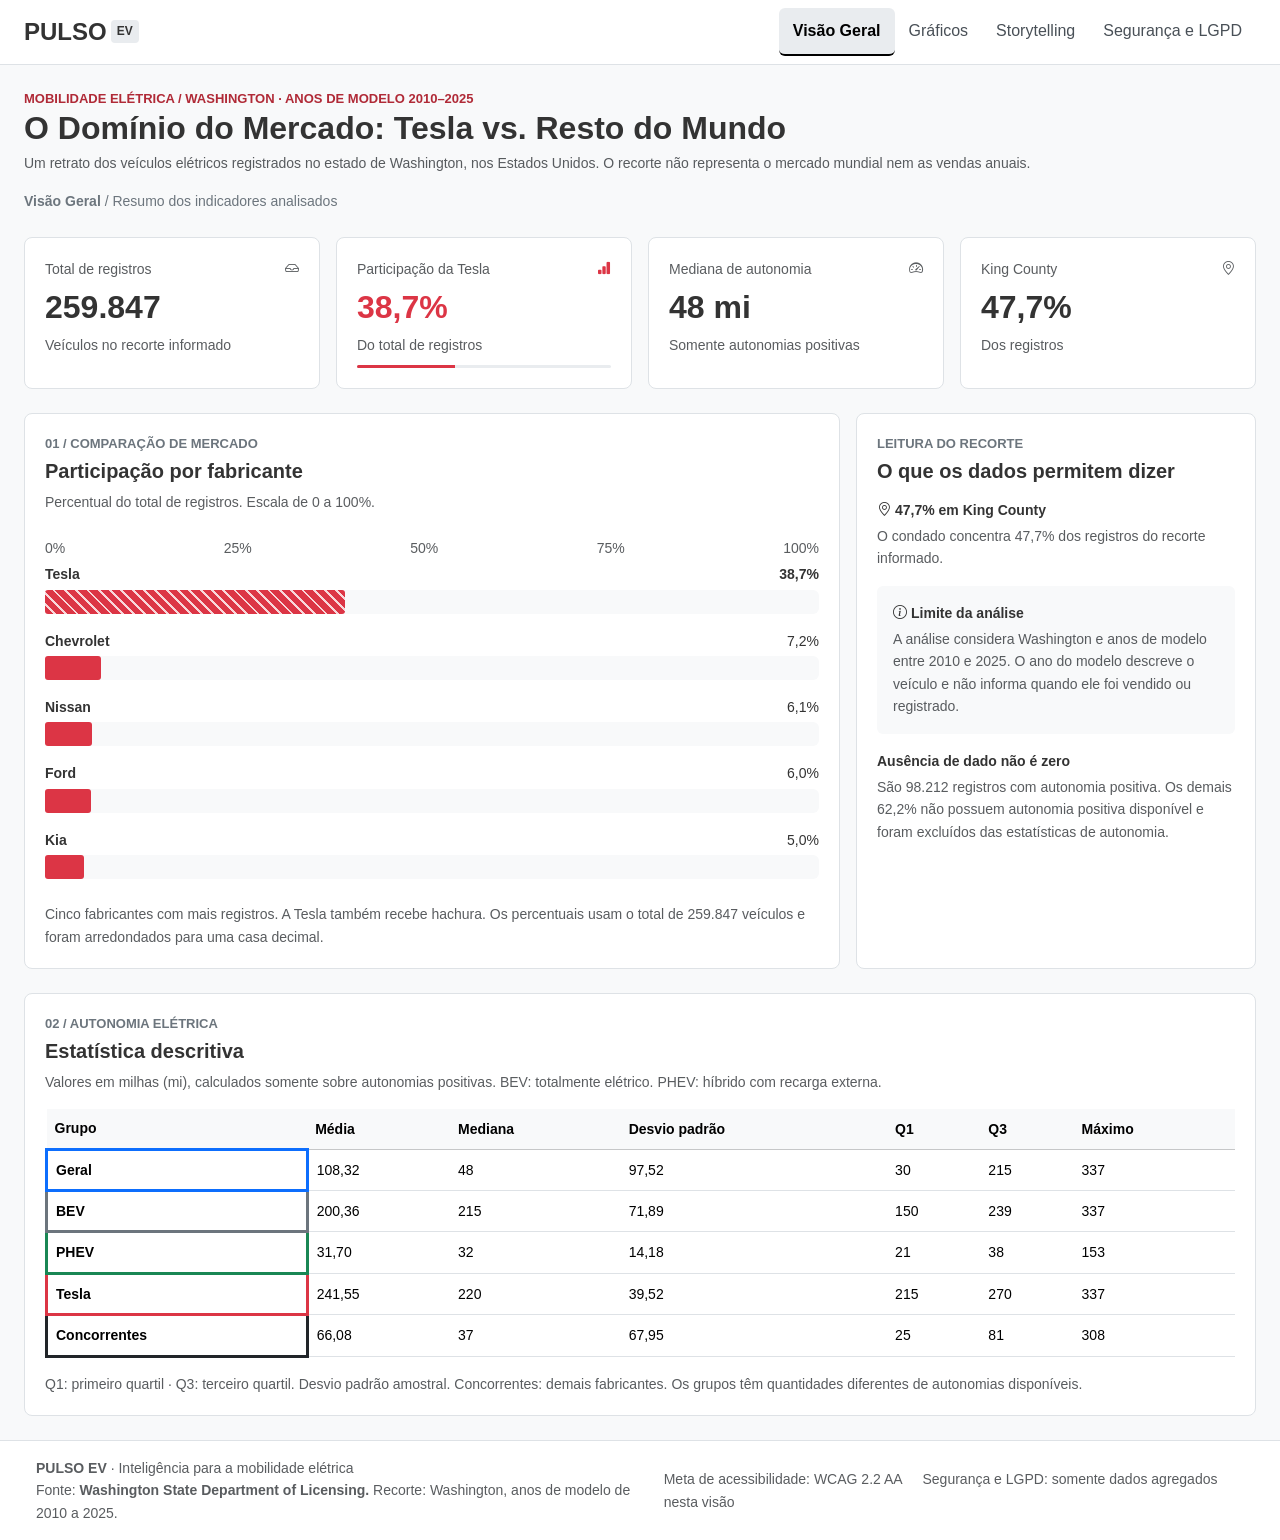
<file: index.html>
<!DOCTYPE html>
<html lang="pt-BR">
<head>
  <meta charset="UTF-8">
  <meta name="viewport" content="width=device-width, initial-scale=1.0">
  <title>PULSO EV - Visão Geral</title>
  <link href="https://cdn.jsdelivr.net/npm/bootstrap@5.3.2/dist/css/bootstrap.min.css" rel="stylesheet">
  <link href="https://cdn.jsdelivr.net/npm/bootstrap-icons@1.11.1/font/bootstrap-icons.css" rel="stylesheet">
  <link rel="stylesheet" href="styles.css">
</head>
<body class="d-flex flex-column min-vh-100">

  <!-- Este link aparece ao receber foco pelo teclado. -->
  <a class="visually-hidden-focusable bg-white p-2" href="#conteudo">
    Pular para o conteúdo
  </a>

  <header class="bg-white border-bottom sticky-top">
    <div class="container-fluid px-4 py-2 d-flex flex-column flex-md-row justify-content-between align-items-center gap-2">
      <div class="navbar-brand d-flex align-items-center fs-4 m-0">
        <span>PULSO</span><span class="badge-ev">EV</span>
      </div>
      <nav aria-label="Menu principal">
        <ul class="nav nav-pills justify-content-center">
          <li class="nav-item">
            <a class="nav-link active" href="index.html" aria-current="page">Visão Geral</a>
          </li>
          <li class="nav-item">
            <a class="nav-link" href="graficos.html">Gráficos</a>
          </li>
          <li class="nav-item">
            <a class="nav-link" href="storytelling.html">Storytelling</a>
          </li>
          <li class="nav-item">
            <a class="nav-link" href="lgpd.html">Segurança e LGPD</a>
          </li>
        </ul>
      </nav>
    </div>
  </header>

  <main id="conteudo" class="container-fluid px-4 py-4 flex-grow-1" tabindex="-1" style="scroll-margin-top: 160px;">

        <div class="mb-4">
          <div class="page-subtitle">MOBILIDADE ELÉTRICA / WASHINGTON · ANOS DE MODELO 2010–2025</div>
          <h1 class="fw-bold h2 mb-1">O Domínio do Mercado: Tesla vs. Resto do Mundo</h1>
          <p class="text-muted small">Um retrato dos veículos elétricos registrados no estado de Washington, nos Estados Unidos. O recorte não representa o mercado mundial nem as vendas anuais.</p>
          <div class="small text-secondary"><strong>Visão Geral</strong> / Resumo dos indicadores analisados</div>
        </div>

        <div class="row g-3 mb-4">
          <div class="col-12 col-sm-6 col-lg-3">
            <div class="custom-card h-100">
              <div class="d-flex justify-content-between align-items-center text-muted small">
                <span>Total de registros</span>
                <i class="bi bi-inbox" aria-hidden="true"></i>
              </div>
              <div class="h2 fw-bold my-2">259.847</div>
              <div class="small text-muted">Veículos no recorte informado</div>
            </div>
          </div>
          <div class="col-12 col-sm-6 col-lg-3">
            <div class="custom-card h-100">
              <div class="d-flex justify-content-between align-items-center text-muted small">
                <span>Participação da Tesla</span>
                <i class="bi bi-bar-chart-fill text-danger" aria-hidden="true"></i>
              </div>
              <div class="h2 fw-bold text-danger my-2">38,7%</div>
              <div class="small text-muted">Do total de registros</div>
              <div aria-hidden="true" class="progress mt-2" style="height: 3px;">
                <div class="progress-bar bg-danger" style="width: 38.7%"></div>
              </div>
            </div>
          </div>
          <div class="col-12 col-sm-6 col-lg-3">
            <div class="custom-card h-100">
              <div class="d-flex justify-content-between align-items-center text-muted small">
                <span>Mediana de autonomia</span>
                <i class="bi bi-speedometer2" aria-hidden="true"></i>
              </div>
              <div class="h2 fw-bold my-2">48 mi</div>
              <div class="small text-muted">Somente autonomias positivas</div>
            </div>
          </div>
          <div class="col-12 col-sm-6 col-lg-3">
            <div class="custom-card h-100">
              <div class="d-flex justify-content-between align-items-center text-muted small">
                <span>King County</span>
                <i class="bi bi-geo-alt" aria-hidden="true"></i>
              </div>
              <div class="h2 fw-bold my-2">47,7%</div>
              <div class="small text-muted">Dos registros</div>
            </div>
          </div>
        </div>

        <div class="row g-3 mb-4">
          <div class="col-lg-8">
            <div class="custom-card h-100">
              <div class="section-tag mb-1">01 / COMPARAÇÃO DE MERCADO</div>
              <h2 class="h5 fw-bold">Participação por fabricante</h2>
              <p class="text-muted small">Percentual do total de registros. Escala de 0 a 100%.</p>

              <div class="mt-4">
                <div class="d-flex justify-content-between small text-muted mb-1">
                  <span>0%</span><span>25%</span><span>50%</span><span>75%</span><span>100%</span>
                </div>
                
                <div class="mb-3">
                  <div class="d-flex justify-content-between small mb-1">
                    <span class="fw-semibold">Tesla</span>
                    <span class="fw-bold">38,7%</span>
                  </div>
                  <div class="bg-light rounded" style="height: 24px;" aria-hidden="true">
                    <div class="hatch-bar" style="width: 38.7%;"></div>
                  </div>
                </div>

                <div class="mb-3">
                  <div class="d-flex justify-content-between small mb-1">
                    <span class="fw-semibold">Chevrolet</span>
                    <span>7,2%</span>
                  </div>
                  <div class="bg-light rounded" style="height: 24px;" aria-hidden="true">
                    <div class="solid-red-bar" style="width: 7.2%;"></div>
                  </div>
                </div>

                <div class="mb-3">
                  <div class="d-flex justify-content-between small mb-1">
                    <span class="fw-semibold">Nissan</span>
                    <span>6,1%</span>
                  </div>
                  <div class="bg-light rounded" style="height: 24px;" aria-hidden="true">
                    <div class="solid-red-bar" style="width: 6.1%;"></div>
                  </div>
                </div>

                <div class="mb-3">
                  <div class="d-flex justify-content-between small mb-1">
                    <span class="fw-semibold">Ford</span>
                    <span>6,0%</span>
                  </div>
                  <div class="bg-light rounded" style="height: 24px;" aria-hidden="true">
                    <div class="solid-red-bar" style="width: 6.0%;"></div>
                  </div>
                </div>

                <div class="mb-3">
                  <div class="d-flex justify-content-between small mb-1">
                    <span class="fw-semibold">Kia</span>
                    <span>5,0%</span>
                  </div>
                  <div class="bg-light rounded" style="height: 24px;" aria-hidden="true">
                    <div class="solid-red-bar" style="width: 5.0%;"></div>
                  </div>
                </div>
              </div>

              <p class="small text-muted mt-4 mb-0">
                Cinco fabricantes com mais registros. A Tesla também recebe hachura.
                Os percentuais usam o total de 259.847 veículos e foram arredondados para uma casa decimal.
              </p>
            </div>
          </div>

          <div class="col-lg-4">
            <div class="custom-card h-100">
              <div class="section-tag mb-1">LEITURA DO RECORTE</div>
              <h2 class="h5 fw-bold mb-3">O que os dados permitem dizer</h2>

              <div class="mb-3">
                <div class="fw-bold small mb-1"><i class="bi bi-geo-alt me-1" aria-hidden="true"></i>47,7% em King County</div>
                <p class="small text-muted mb-0">O condado concentra 47,7% dos registros do recorte informado.</p>
              </div>

              <div class="bg-light p-3 rounded mb-3">
                <div class="fw-bold small mb-1"><i class="bi bi-info-circle me-1" aria-hidden="true"></i>Limite da análise</div>
                <p class="small text-muted mb-0">A análise considera Washington e anos de modelo entre 2010 e 2025. O ano do modelo descreve o veículo e não informa quando ele foi vendido ou registrado.</p>
              </div>

              <div>
                <div class="fw-bold small mb-1">Ausência de dado não é zero</div>
                <p class="small text-muted mb-0">São 98.212 registros com autonomia positiva. Os demais 62,2% não possuem autonomia positiva disponível e foram excluídos das estatísticas de autonomia.</p>
              </div>
            </div>
          </div>
        </div>

        <div class="custom-card h-100">
          <div class="section-tag mb-1">02 / AUTONOMIA ELÉTRICA</div>
          <h2 class="h5 fw-bold">Estatística descritiva</h2>
          <p class="text-muted small mb-3">Valores em milhas (mi), calculados somente sobre autonomias positivas. BEV: totalmente elétrico. PHEV: híbrido com recarga externa.</p>

          <div class="table-responsive" role="region" aria-label="Estatísticas de autonomia" tabindex="0">
            <table class="table table-hover align-middle">
              <caption class="visually-hidden">Estatísticas de autonomia em milhas, somente valores positivos, por grupo de veículos.</caption>
              <thead class="table-light small">
                <tr>
                  <th scope="col">Grupo</th>
                  <th scope="col">Média</th>
                  <th scope="col">Mediana</th>
                  <th scope="col">Desvio padrão</th>
                  <th scope="col">Q1</th>
                  <th scope="col">Q3</th>
                  <th scope="col">Máximo</th>
                </tr>
              </thead>
              <tbody class="small">
                <tr>
                  <th scope="row" class="fw-bold border-start border-3 border-primary">Geral</th>
                  <td>108,32</td>
                  <td>48</td>
                  <td>97,52</td>
                  <td>30</td>
                  <td>215</td>
                  <td>337</td>
                </tr>
                <tr>
                  <th scope="row" class="fw-bold border-start border-3 border-secondary">BEV</th>
                  <td>200,36</td>
                  <td>215</td>
                  <td>71,89</td>
                  <td>150</td>
                  <td>239</td>
                  <td>337</td>
                </tr>
                <tr>
                  <th scope="row" class="fw-bold border-start border-3 border-success">PHEV</th>
                  <td>31,70</td>
                  <td>32</td>
                  <td>14,18</td>
                  <td>21</td>
                  <td>38</td>
                  <td>153</td>
                </tr>
                <tr>
                  <th scope="row" class="fw-bold border-start border-3 border-danger">Tesla</th>
                  <td>241,55</td>
                  <td>220</td>
                  <td>39,52</td>
                  <td>215</td>
                  <td>270</td>
                  <td>337</td>
                </tr>
                <tr>
                  <th scope="row" class="fw-bold border-start border-3 border-dark">Concorrentes</th>
                  <td>66,08</td>
                  <td>37</td>
                  <td>67,95</td>
                  <td>25</td>
                  <td>81</td>
                  <td>308</td>
                </tr>
              </tbody>
            </table>
          </div>
          <div class="small text-muted">Q1: primeiro quartil · Q3: terceiro quartil. Desvio padrão amostral. Concorrentes: demais fabricantes. Os grupos têm quantidades diferentes de autonomias disponíveis.</div>
        </div>

  </main>

  <footer class="bg-white border-top py-3 px-4 mt-auto">
    <div class="container-fluid d-flex flex-column flex-md-row justify-content-between align-items-center small text-muted">
      <div>
        <strong>PULSO EV</strong> · Inteligência para a mobilidade elétrica <br>
        <span>Fonte: <strong>Washington State Department of Licensing.</strong> Recorte: Washington, anos de modelo de 2010 a 2025.</span>
      </div>
      <div class="mt-2 mt-md-0">
        <span class="me-3">Meta de acessibilidade: WCAG 2.2 AA</span>
        <span>Segurança e LGPD: somente dados agregados nesta visão</span>
      </div>
    </div>
  </footer>

</body>
</html>
</file>
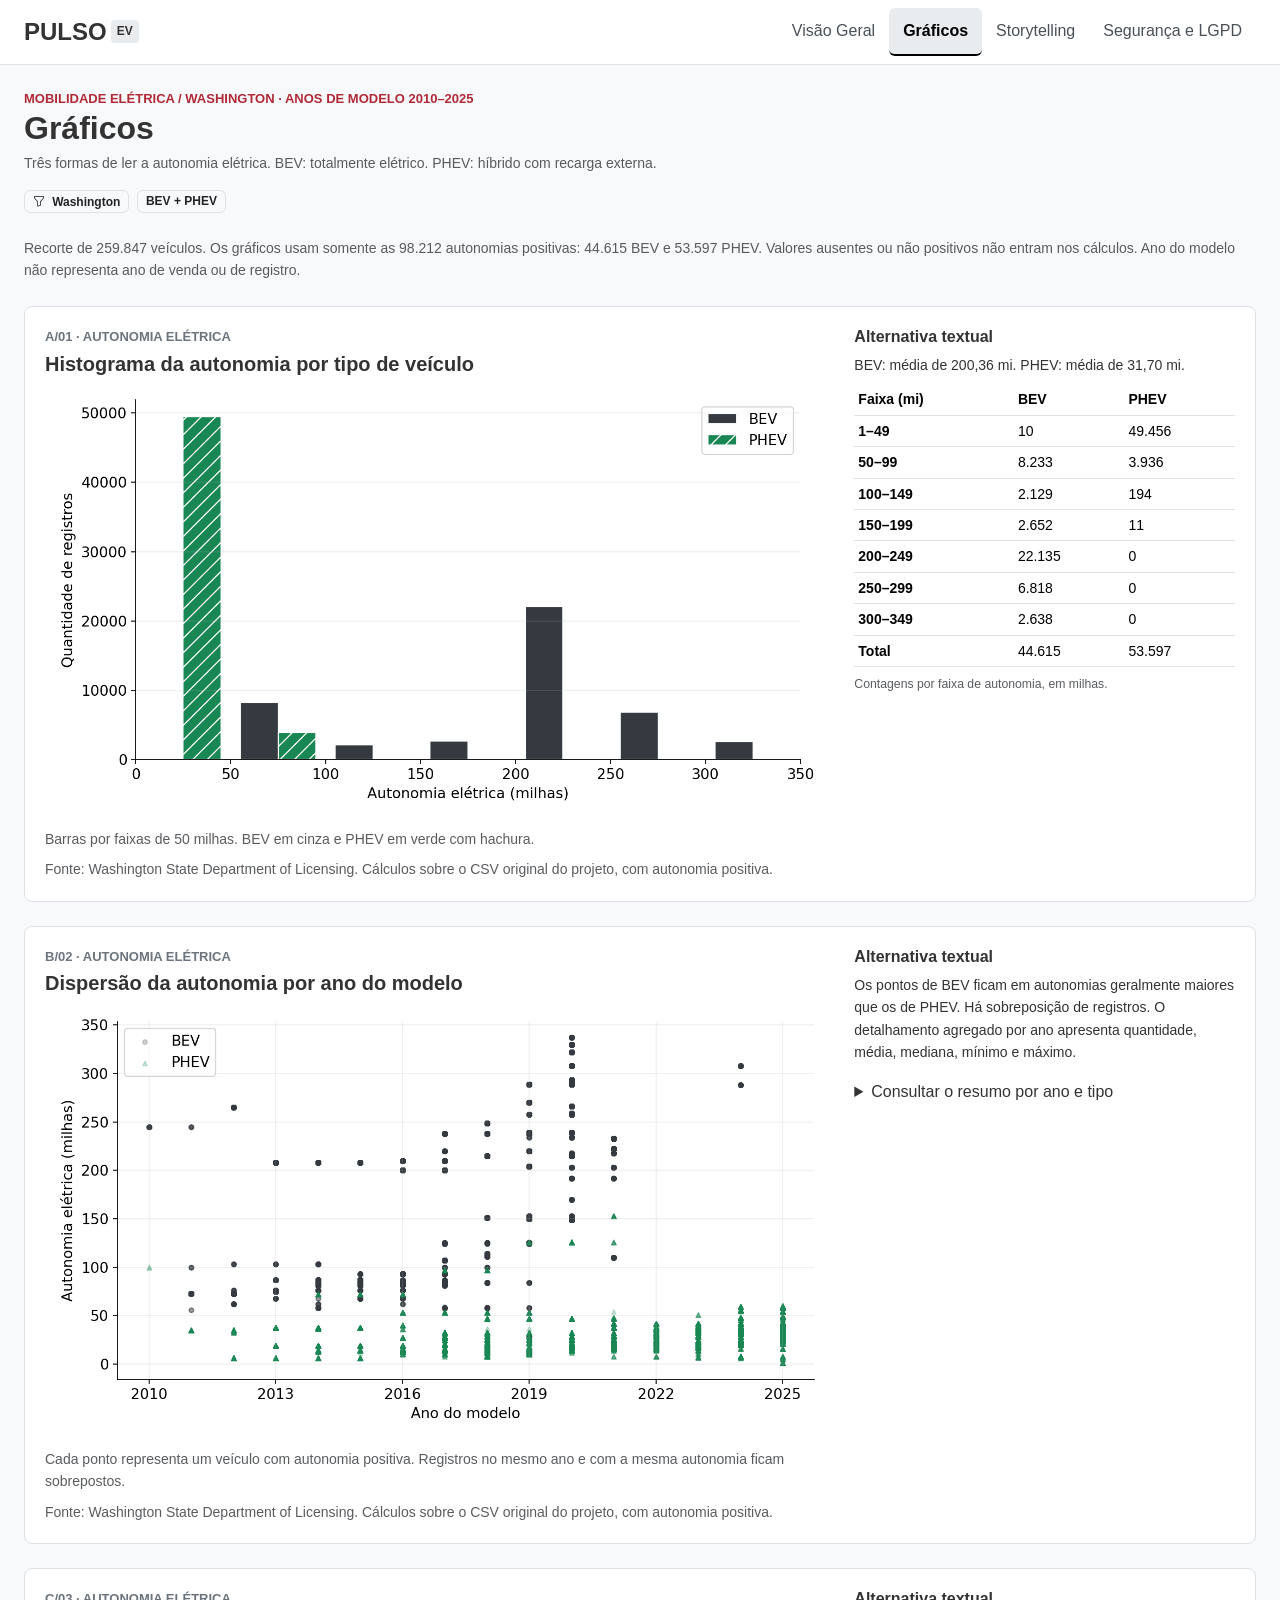
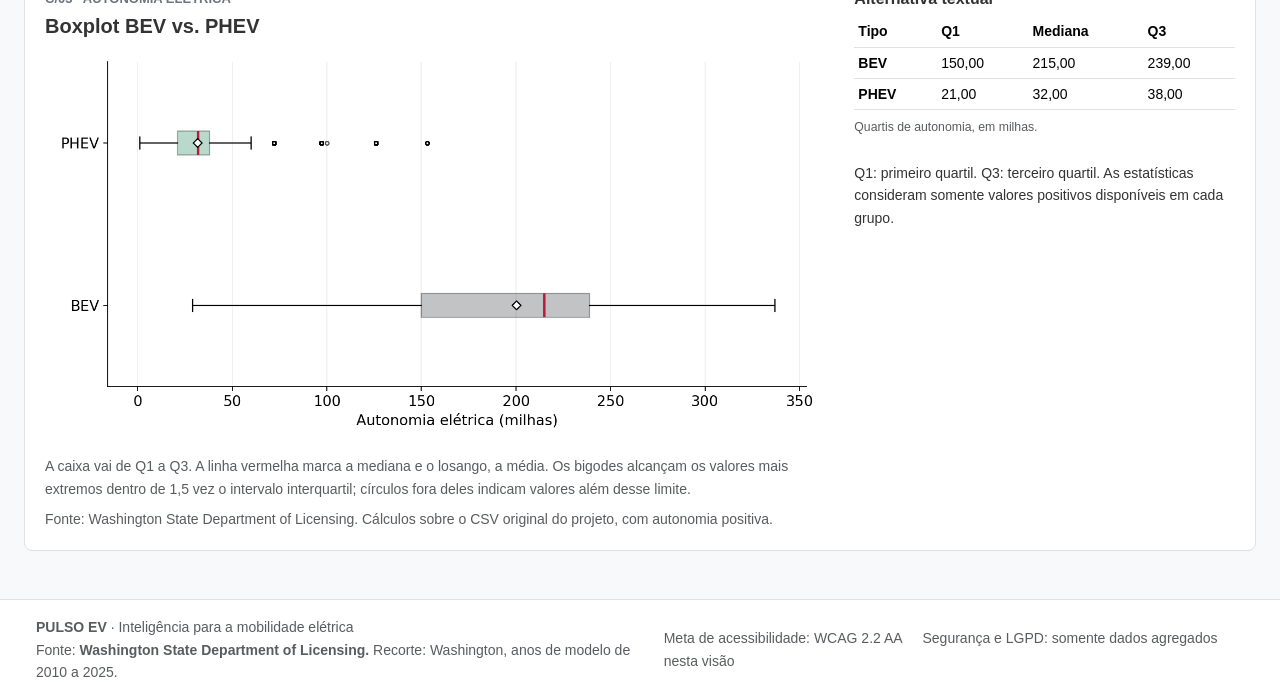
<file: graficos.html>
<!DOCTYPE html>
<html lang="pt-BR">
<head>
  <meta charset="UTF-8">
  <meta name="viewport" content="width=device-width, initial-scale=1.0">
  <title>PULSO EV - Gráficos</title>
  <link href="https://cdn.jsdelivr.net/npm/bootstrap@5.3.2/dist/css/bootstrap.min.css" rel="stylesheet">
  <link href="https://cdn.jsdelivr.net/npm/bootstrap-icons@1.11.1/font/bootstrap-icons.css" rel="stylesheet">
  <link rel="stylesheet" href="styles.css">
</head>
<body class="d-flex flex-column min-vh-100">
  <a class="visually-hidden-focusable bg-white p-2" href="#conteudo">Pular para o conteúdo</a>

  <header class="bg-white border-bottom sticky-top">
    <div class="container-fluid px-4 py-2 d-flex flex-column flex-md-row justify-content-between align-items-center gap-2">
      <div class="navbar-brand d-flex align-items-center fs-4 m-0">
        <span>PULSO</span><span class="badge-ev">EV</span>
      </div>
      <nav aria-label="Menu principal">
        <ul class="nav nav-pills justify-content-center">
          <li class="nav-item">
            <a class="nav-link" href="index.html">Visão Geral</a>
          </li>
          <li class="nav-item">
            <a class="nav-link active" href="graficos.html" aria-current="page">Gráficos</a>
          </li>
          <li class="nav-item">
            <a class="nav-link" href="storytelling.html">Storytelling</a>
          </li>
          <li class="nav-item">
            <a class="nav-link" href="lgpd.html">Segurança e LGPD</a>
          </li>
        </ul>
      </nav>
    </div>
  </header>

  <main id="conteudo" class="container-fluid px-4 py-4 flex-grow-1" tabindex="-1" style="scroll-margin-top: 160px;">

        <div class="mb-4">
          <div class="page-subtitle">MOBILIDADE ELÉTRICA / WASHINGTON · ANOS DE MODELO 2010–2025</div>
          <h1 class="fw-bold h2 mb-1">Gráficos</h1>
          <p class="text-muted small">Três formas de ler a autonomia elétrica. BEV: totalmente elétrico. PHEV: híbrido com recarga externa.</p>
          <div class="d-flex gap-2">
            <span class="badge bg-light text-dark border"><i class="bi bi-funnel me-1" aria-hidden="true"></i> Washington</span>
            <span class="badge bg-light text-dark border">BEV + PHEV</span>
          </div>
        </div>


        <p class="small text-muted mb-4">Recorte de 259.847 veículos. Os gráficos usam somente as 98.212 autonomias positivas: 44.615 BEV e 53.597 PHEV. Valores ausentes ou não positivos não entram nos cálculos. Ano do modelo não representa ano de venda ou de registro.</p>
        <div class="custom-card mb-4">
          <div class="row g-4">
            <div class="col-lg-8">
              <div class="section-tag mb-1">A/01 · AUTONOMIA ELÉTRICA</div>
              <h2 class="h5 fw-bold">Histograma da autonomia por tipo de veículo</h2>
              <figure class="mb-0">
                <img src="imagens/histograma.png" class="img-fluid" width="1440" height="800" alt="Histograma da autonomia: BEV apresenta valores mais altos e dispersos; PHEV se concentra em faixas menores. As contagens estão na tabela ao lado.">
                <figcaption class="small text-muted mt-2">Barras por faixas de 50 milhas. BEV em cinza e PHEV em verde com hachura.</figcaption>
              </figure>
              <div class="small text-muted mt-2">Fonte: Washington State Department of Licensing. Cálculos sobre o CSV original do projeto, com autonomia positiva.</div>
            </div>
            <div class="col-lg-4">
              <h3 class="h6 fw-bold mb-2">Alternativa textual</h3>
              <p class="small mb-2">BEV: média de 200,36 mi. PHEV: média de 31,70 mi.</p><div class="table-responsive" role="region" aria-label="Contagens do histograma" tabindex="0"><table class="table table-sm small"><caption class="small">Contagens por faixa de autonomia, em milhas.</caption><thead><tr><th scope="col">Faixa (mi)</th><th scope="col">BEV</th><th scope="col">PHEV</th></tr></thead><tbody><tr><th scope="row">1–49</th><td>10</td><td>49.456</td></tr>
<tr><th scope="row">50–99</th><td>8.233</td><td>3.936</td></tr>
<tr><th scope="row">100–149</th><td>2.129</td><td>194</td></tr>
<tr><th scope="row">150–199</th><td>2.652</td><td>11</td></tr>
<tr><th scope="row">200–249</th><td>22.135</td><td>0</td></tr>
<tr><th scope="row">250–299</th><td>6.818</td><td>0</td></tr>
<tr><th scope="row">300–349</th><td>2.638</td><td>0</td></tr>
<tr><th scope="row">Total</th><td>44.615</td><td>53.597</td></tr></tbody></table></div>
            </div>
          </div>
        </div>

        <div class="custom-card mb-4">
          <div class="row g-4">
            <div class="col-lg-8">
              <div class="section-tag mb-1">B/02 · AUTONOMIA ELÉTRICA</div>
              <h2 class="h5 fw-bold">Dispersão da autonomia por ano do modelo</h2>
              <figure class="mb-0">
                <img src="imagens/dispersao.png" class="img-fluid" width="1440" height="800" alt="Dispersão da autonomia por ano do modelo, com círculos para BEV e triângulos para PHEV. Valores individuais podem se sobrepor. O resumo agregado está disponível abaixo.">
                <figcaption class="small text-muted mt-2">Cada ponto representa um veículo com autonomia positiva. Registros no mesmo ano e com a mesma autonomia ficam sobrepostos.</figcaption>
              </figure>
              <div class="small text-muted mt-2">Fonte: Washington State Department of Licensing. Cálculos sobre o CSV original do projeto, com autonomia positiva.</div>
            </div>
            <div class="col-lg-4">
              <h3 class="h6 fw-bold mb-2">Alternativa textual</h3>
              <p class="small">Os pontos de BEV ficam em autonomias geralmente maiores que os de PHEV. Há sobreposição de registros. O detalhamento agregado por ano apresenta quantidade, média, mediana, mínimo e máximo.</p><details class="mt-3"><summary>Consultar o resumo por ano e tipo</summary><div class="table-responsive mt-2" role="region" aria-label="Resumo da autonomia por ano e tipo" tabindex="0"><table class="table table-sm small"><caption>Resumo agregado da dispersão. Valores em milhas. Pontos sobrepostos podem representar vários veículos.</caption><thead><tr><th scope="col">Ano do modelo</th><th scope="col">Tipo</th><th scope="col">Registros</th><th scope="col">Média</th><th scope="col">Mediana</th><th scope="col">Mínimo</th><th scope="col">Máximo</th></tr></thead><tbody><tr><th scope="row">2010</th><td>BEV</td><td>17</td><td>245,00</td><td>245,00</td><td>245</td><td>245</td></tr>
<tr><th scope="row">2010</th><td>PHEV</td><td>2</td><td>100,00</td><td>100,00</td><td>100</td><td>100</td></tr>
<tr><th scope="row">2011</th><td>BEV</td><td>466</td><td>75,82</td><td>73,00</td><td>56</td><td>245</td></tr>
<tr><th scope="row">2011</th><td>PHEV</td><td>54</td><td>35,00</td><td>35,00</td><td>35</td><td>35</td></tr>
<tr><th scope="row">2012</th><td>BEV</td><td>560</td><td>109,27</td><td>73,00</td><td>62</td><td>265</td></tr>
<tr><th scope="row">2012</th><td>PHEV</td><td>701</td><td>21,03</td><td>35,00</td><td>6</td><td>35</td></tr>
<tr><th scope="row">2013</th><td>BEV</td><td>2.338</td><td>109,28</td><td>75,00</td><td>68</td><td>208</td></tr>
<tr><th scope="row">2013</th><td>PHEV</td><td>1.427</td><td>25,72</td><td>19,00</td><td>6</td><td>38</td></tr>
<tr><th scope="row">2014</th><td>BEV</td><td>1.474</td><td>127,32</td><td>84,00</td><td>58</td><td>208</td></tr>
<tr><th scope="row">2014</th><td>PHEV</td><td>1.616</td><td>32,83</td><td>38,00</td><td>6</td><td>72</td></tr>
<tr><th scope="row">2015</th><td>BEV</td><td>3.103</td><td>119,80</td><td>84,00</td><td>68</td><td>208</td></tr>
<tr><th scope="row">2015</th><td>PHEV</td><td>1.225</td><td>34,33</td><td>19,00</td><td>6</td><td>72</td></tr>
<tr><th scope="row">2016</th><td>BEV</td><td>3.385</td><td>136,68</td><td>93,00</td><td>62</td><td>210</td></tr>
<tr><th scope="row">2016</th><td>PHEV</td><td>1.595</td><td>27,51</td><td>19,00</td><td>10</td><td>72</td></tr>
<tr><th scope="row">2017</th><td>BEV</td><td>4.471</td><td>186,83</td><td>210,00</td><td>57</td><td>238</td></tr>
<tr><th scope="row">2017</th><td>PHEV</td><td>3.861</td><td>37,57</td><td>25,00</td><td>8</td><td>97</td></tr>
<tr><th scope="row">2018</th><td>BEV</td><td>9.513</td><td>210,68</td><td>215,00</td><td>58</td><td>249</td></tr>
<tr><th scope="row">2018</th><td>PHEV</td><td>4.191</td><td>33,82</td><td>26,00</td><td>8</td><td>97</td></tr>
<tr><th scope="row">2019</th><td>BEV</td><td>8.581</td><td>210,00</td><td>220,00</td><td>29</td><td>289</td></tr>
<tr><th scope="row">2019</th><td>PHEV</td><td>2.052</td><td>31,30</td><td>25,00</td><td>10</td><td>126</td></tr>
<tr><th scope="row">2020</th><td>BEV</td><td>9.914</td><td>277,05</td><td>291,00</td><td>149</td><td>337</td></tr>
<tr><th scope="row">2020</th><td>PHEV</td><td>1.995</td><td>27,12</td><td>25,00</td><td>12</td><td>126</td></tr>
<tr><th scope="row">2021</th><td>BEV</td><td>682</td><td>203,64</td><td>222,00</td><td>110</td><td>233</td></tr>
<tr><th scope="row">2021</th><td>PHEV</td><td>4.394</td><td>27,89</td><td>25,00</td><td>8</td><td>153</td></tr>
<tr><th scope="row">2022</th><td>PHEV</td><td>5.004</td><td>28,78</td><td>30,00</td><td>8</td><td>42</td></tr>
<tr><th scope="row">2023</th><td>PHEV</td><td>7.403</td><td>30,52</td><td>32,00</td><td>7</td><td>51</td></tr>
<tr><th scope="row">2024</th><td>BEV</td><td>111</td><td>303,32</td><td>308,00</td><td>288</td><td>308</td></tr>
<tr><th scope="row">2024</th><td>PHEV</td><td>10.603</td><td>32,02</td><td>32,00</td><td>6</td><td>59</td></tr>
<tr><th scope="row">2025</th><td>PHEV</td><td>7.474</td><td>36,05</td><td>37,00</td><td>1</td><td>60</td></tr>
</tbody></table></div></details>
            </div>
          </div>
        </div>

        <div class="custom-card mb-4">
          <div class="row g-4">
            <div class="col-lg-8">
              <div class="section-tag mb-1">C/03 · AUTONOMIA ELÉTRICA</div>
              <h2 class="h5 fw-bold">Boxplot BEV vs. PHEV</h2>
              <figure class="mb-0">
                <img src="imagens/boxplot.png" class="img-fluid" width="1440" height="736" alt="Boxplot da autonomia: BEV tem mediana de 215 milhas e PHEV de 32 milhas. Os quartis dos dois grupos estão na tabela ao lado.">
                <figcaption class="small text-muted mt-2">A caixa vai de Q1 a Q3. A linha vermelha marca a mediana e o losango, a média. Os bigodes alcançam os valores mais extremos dentro de 1,5 vez o intervalo interquartil; círculos fora deles indicam valores além desse limite.</figcaption>
              </figure>
              <div class="small text-muted mt-2">Fonte: Washington State Department of Licensing. Cálculos sobre o CSV original do projeto, com autonomia positiva.</div>
            </div>
            <div class="col-lg-4">
              <h3 class="h6 fw-bold mb-2">Alternativa textual</h3>
              <div class="table-responsive" role="region" aria-label="Quartis da autonomia de BEV e PHEV" tabindex="0"><table class="table table-sm small"><caption class="small">Quartis de autonomia, em milhas.</caption><thead><tr><th scope="col">Tipo</th><th scope="col">Q1</th><th scope="col">Mediana</th><th scope="col">Q3</th></tr></thead><tbody><tr><th scope="row">BEV</th><td>150,00</td><td>215,00</td><td>239,00</td></tr><tr><th scope="row">PHEV</th><td>21,00</td><td>32,00</td><td>38,00</td></tr></tbody></table></div><p class="small">Q1: primeiro quartil. Q3: terceiro quartil. As estatísticas consideram somente valores positivos disponíveis em cada grupo.</p>
            </div>
          </div>
        </div>

  </main>

  <footer class="bg-white border-top py-3 px-4 mt-auto">
    <div class="container-fluid d-flex flex-column flex-md-row justify-content-between align-items-center small text-muted">
      <div>
        <strong>PULSO EV</strong> · Inteligência para a mobilidade elétrica <br>
        <span>Fonte: <strong>Washington State Department of Licensing.</strong> Recorte: Washington, anos de modelo de 2010 a 2025.</span>
      </div>
      <div class="mt-2 mt-md-0">
        <span class="me-3">Meta de acessibilidade: WCAG 2.2 AA</span>
        <span>Segurança e LGPD: somente dados agregados nesta visão</span>
      </div>
    </div>
  </footer>

</body>
</html>
</file>
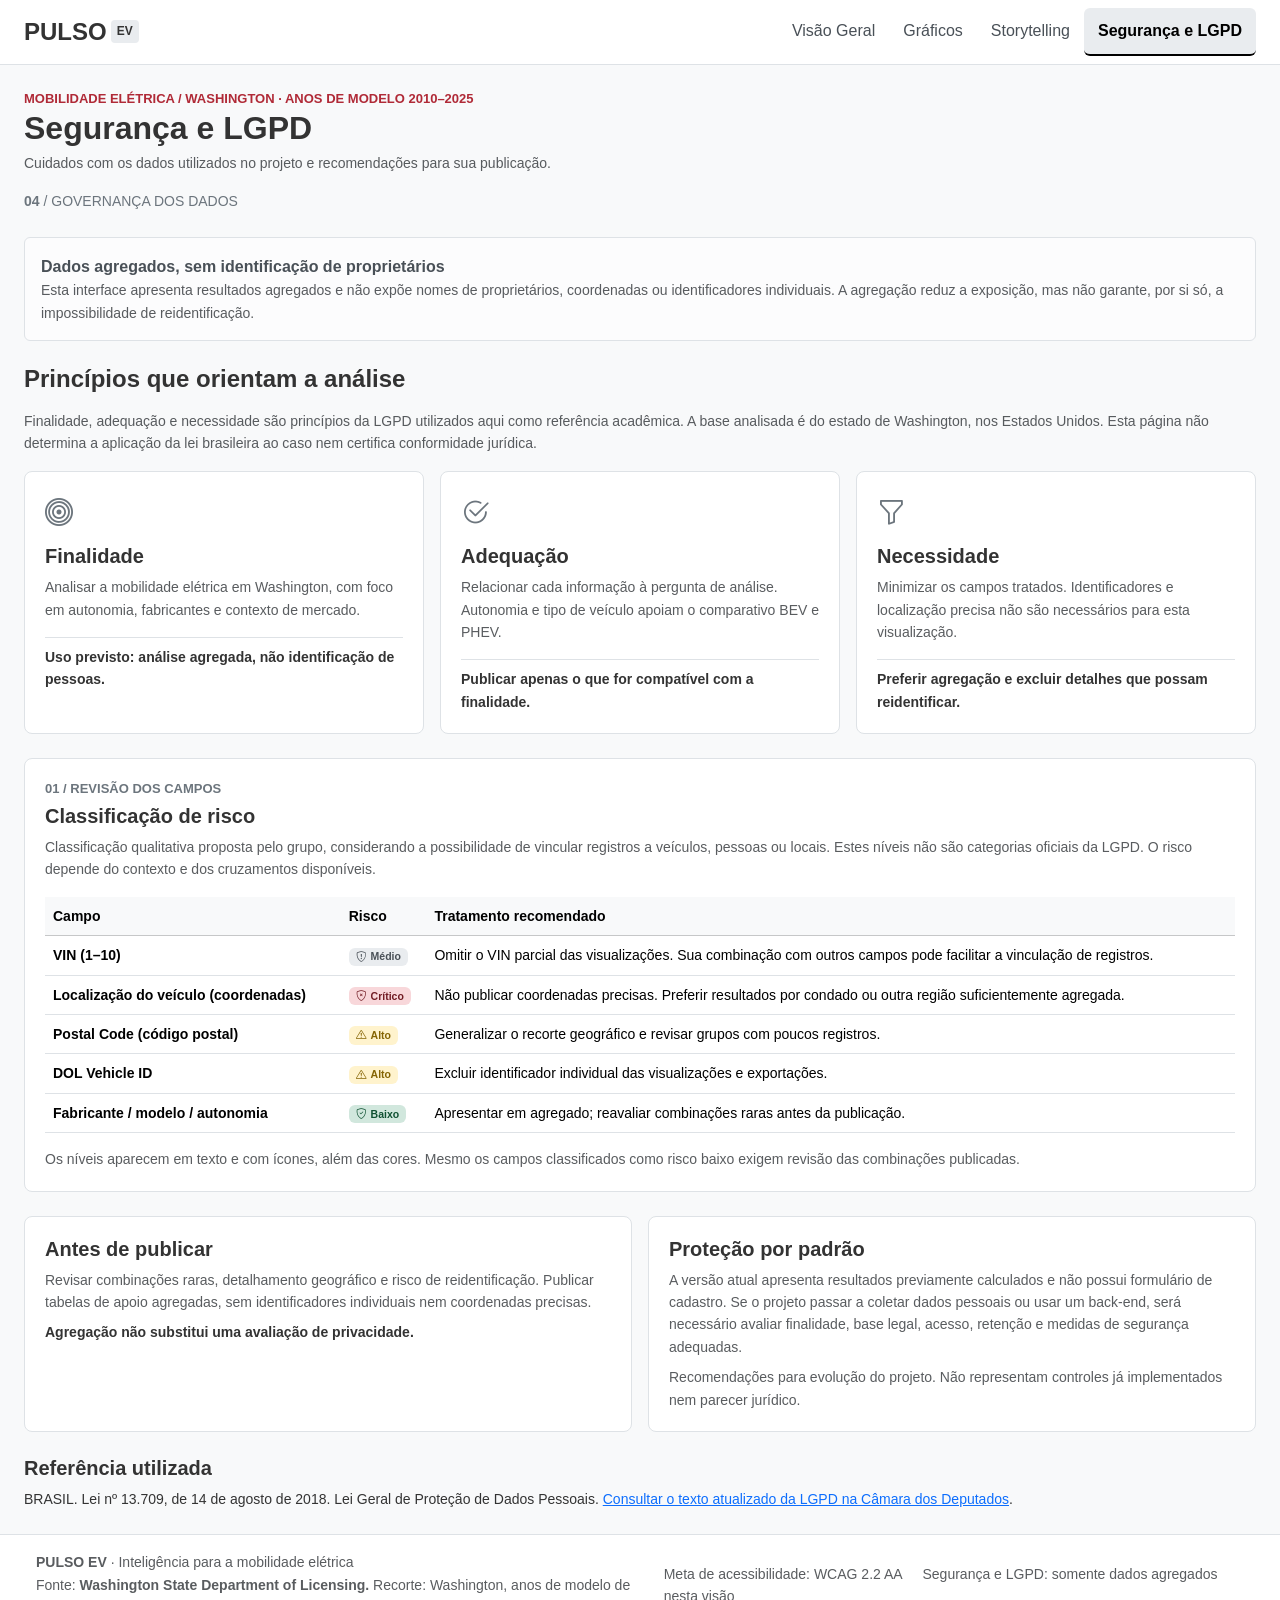
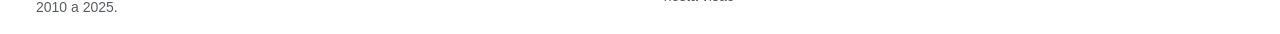
<file: lgpd.html>
<!DOCTYPE html>
<html lang="pt-BR">
<head>
  <meta charset="UTF-8">
  <meta name="viewport" content="width=device-width, initial-scale=1.0">
  <title>PULSO EV - Segurança e LGPD</title>
  <link href="https://cdn.jsdelivr.net/npm/bootstrap@5.3.2/dist/css/bootstrap.min.css" rel="stylesheet">
  <link href="https://cdn.jsdelivr.net/npm/bootstrap-icons@1.11.1/font/bootstrap-icons.css" rel="stylesheet">
  <link rel="stylesheet" href="styles.css">
</head>
<body class="d-flex flex-column min-vh-100">
  <a class="visually-hidden-focusable bg-white p-2" href="#conteudo">Pular para o conteúdo</a>

  <header class="bg-white border-bottom sticky-top">
    <div class="container-fluid px-4 py-2 d-flex flex-column flex-md-row justify-content-between align-items-center gap-2">
      <div class="navbar-brand d-flex align-items-center fs-4 m-0">
        <span>PULSO</span><span class="badge-ev">EV</span>
      </div>
      <nav aria-label="Menu principal">
        <ul class="nav nav-pills justify-content-center">
          <li class="nav-item">
            <a class="nav-link" href="index.html">Visão Geral</a>
          </li>
          <li class="nav-item">
            <a class="nav-link" href="graficos.html">Gráficos</a>
          </li>
          <li class="nav-item">
            <a class="nav-link" href="storytelling.html">Storytelling</a>
          </li>
          <li class="nav-item">
            <a class="nav-link active" href="lgpd.html" aria-current="page">Segurança e LGPD</a>
          </li>
        </ul>
      </nav>
    </div>
  </header>

  <main id="conteudo" class="container-fluid px-4 py-4 flex-grow-1" tabindex="-1" style="scroll-margin-top: 160px;">

        <div class="mb-4">
          <div class="page-subtitle">MOBILIDADE ELÉTRICA / WASHINGTON · ANOS DE MODELO 2010–2025</div>
          <h1 class="fw-bold h2 mb-1">Segurança e LGPD</h1>
          <p class="text-muted small">Cuidados com os dados utilizados no projeto e recomendações para sua publicação.</p>
          <div class="small text-secondary"><strong>04</strong> / GOVERNANÇA DOS DADOS</div>
        </div>

        <div class="alert alert-light border mb-4">
          <div class="fw-bold">Dados agregados, sem identificação de proprietários</div>
          <div class="small text-muted">Esta interface apresenta resultados agregados e não expõe nomes de proprietários, coordenadas ou identificadores individuais. A agregação reduz a exposição, mas não garante, por si só, a impossibilidade de reidentificação.</div>
        </div>

        <h2 class="h4 fw-bold mb-3">Princípios que orientam a análise</h2>
        <p class="small text-muted">Finalidade, adequação e necessidade são princípios da LGPD utilizados aqui como referência acadêmica. A base analisada é do estado de Washington, nos Estados Unidos. Esta página não determina a aplicação da lei brasileira ao caso nem certifica conformidade jurídica.</p>

        <div class="row g-3 mb-4">
          <div class="col-md-4">
            <div class="custom-card h-100">
              <i class="bi bi-bullseye fs-3 text-secondary mb-2 d-block" aria-hidden="true"></i>
              <h3 class="h5 fw-bold">Finalidade</h3>
              <p class="text-muted small">Analisar a mobilidade elétrica em Washington, com foco em autonomia, fabricantes e contexto de mercado.</p>
              <div class="fw-bold small border-top pt-2">Uso previsto: análise agregada, não identificação de pessoas.</div>
            </div>
          </div>
          <div class="col-md-4">
            <div class="custom-card h-100">
              <i class="bi bi-check2-circle fs-3 text-secondary mb-2 d-block" aria-hidden="true"></i>
              <h3 class="h5 fw-bold">Adequação</h3>
              <p class="text-muted small">Relacionar cada informação à pergunta de análise. Autonomia e tipo de veículo apoiam o comparativo BEV e PHEV.</p>
              <div class="fw-bold small border-top pt-2">Publicar apenas o que for compatível com a finalidade.</div>
            </div>
          </div>
          <div class="col-md-4">
            <div class="custom-card h-100">
              <i class="bi bi-funnel fs-3 text-secondary mb-2 d-block" aria-hidden="true"></i>
              <h3 class="h5 fw-bold">Necessidade</h3>
              <p class="text-muted small">Minimizar os campos tratados. Identificadores e localização precisa não são necessários para esta visualização.</p>
              <div class="fw-bold small border-top pt-2">Preferir agregação e excluir detalhes que possam reidentificar.</div>
            </div>
          </div>
        </div>

        <div class="custom-card mb-4">
          <div class="section-tag mb-1">01 / REVISÃO DOS CAMPOS</div>
          <h2 class="h5 fw-bold">Classificação de risco</h2>
          <p class="text-muted small mb-3">Classificação qualitativa proposta pelo grupo, considerando a possibilidade de vincular registros a veículos, pessoas ou locais. Estes níveis não são categorias oficiais da LGPD. O risco depende do contexto e dos cruzamentos disponíveis.</p>

          <div class="table-responsive" role="region" aria-label="Avaliação de risco dos campos da base" tabindex="0">
            <table class="table align-middle">
              <caption class="visually-hidden">Avaliação qualitativa do grupo sobre campos da base e cuidados recomendados para publicação.</caption>
              <thead class="table-light small">
                <tr>
                  <th scope="col">Campo</th>
                  <th scope="col">Risco</th>
                  <th scope="col">Tratamento recomendado</th>
                </tr>
              </thead>
              <tbody class="small">
                <tr>
                  <th scope="row" class="fw-bold">VIN (1–10)</th>
                  <td><span class="badge badge-risk-medio"><i class="bi bi-shield-exclamation me-1" aria-hidden="true"></i>Médio</span></td>
                  <td>Omitir o VIN parcial das visualizações. Sua combinação com outros campos pode facilitar a vinculação de registros.</td>
                </tr>
                <tr>
                  <th scope="row" class="fw-bold">Localização do veículo (coordenadas)</th>
                  <td><span class="badge badge-risk-critico"><i class="bi bi-shield-x me-1" aria-hidden="true"></i>Crítico</span></td>
                  <td>Não publicar coordenadas precisas. Preferir resultados por condado ou outra região suficientemente agregada.</td>
                </tr>
                <tr>
                  <th scope="row" class="fw-bold">Postal Code (código postal)</th>
                  <td><span class="badge badge-risk-alto"><i class="bi bi-exclamation-triangle me-1" aria-hidden="true"></i>Alto</span></td>
                  <td>Generalizar o recorte geográfico e revisar grupos com poucos registros.</td>
                </tr>
                <tr>
                  <th scope="row" class="fw-bold">DOL Vehicle ID</th>
                  <td><span class="badge badge-risk-alto"><i class="bi bi-exclamation-triangle me-1" aria-hidden="true"></i>Alto</span></td>
                  <td>Excluir identificador individual das visualizações e exportações.</td>
                </tr>
                <tr>
                  <th scope="row" class="fw-bold">Fabricante / modelo / autonomia</th>
                  <td><span class="badge badge-risk-baixo"><i class="bi bi-shield-check me-1" aria-hidden="true"></i>Baixo</span></td>
                  <td>Apresentar em agregado; reavaliar combinações raras antes da publicação.</td>
                </tr>
              </tbody>
            </table>
          </div>
          <div class="small text-muted">Os níveis aparecem em texto e com ícones, além das cores. Mesmo os campos classificados como risco baixo exigem revisão das combinações publicadas.</div>
        </div>

        <div class="row g-3">
          <div class="col-md-6">
            <div class="custom-card h-100">
              <h2 class="h5 fw-bold">Antes de publicar</h2>
              <p class="text-muted small mb-2">Revisar combinações raras, detalhamento geográfico e risco de reidentificação. Publicar tabelas de apoio agregadas, sem identificadores individuais nem coordenadas precisas.</p>
              <div class="fw-bold small">Agregação não substitui uma avaliação de privacidade.</div>
            </div>
          </div>
          <div class="col-md-6">
            <div class="custom-card h-100">
              <h2 class="h5 fw-bold">Proteção por padrão</h2>
              <p class="text-muted small mb-2">A versão atual apresenta resultados previamente calculados e não possui formulário de cadastro. Se o projeto passar a coletar dados pessoais ou usar um back-end, será necessário avaliar finalidade, base legal, acesso, retenção e medidas de segurança adequadas.</p>
              <div class="small text-muted">Recomendações para evolução do projeto. Não representam controles já implementados nem parecer jurídico.</div>
            </div>
          </div>
        </div>

        <section class="mt-4" aria-labelledby="referencia-lgpd">
          <h2 id="referencia-lgpd" class="h5 fw-bold">Referência utilizada</h2>
          <p class="small mb-0">
            BRASIL. Lei nº 13.709, de 14 de agosto de 2018. Lei Geral de Proteção de Dados Pessoais.
            <a href="https://www2.camara.leg.br/legin/fed/lei/2018/lei-13709-14-agosto-2018-787077-normaatualizada-pl.html">Consultar o texto atualizado da LGPD na Câmara dos Deputados</a>.
          </p>
        </section>

  </main>

  <footer class="bg-white border-top py-3 px-4 mt-auto">
    <div class="container-fluid d-flex flex-column flex-md-row justify-content-between align-items-center small text-muted">
      <div>
        <strong>PULSO EV</strong> · Inteligência para a mobilidade elétrica <br>
        <span>Fonte: <strong>Washington State Department of Licensing.</strong> Recorte: Washington, anos de modelo de 2010 a 2025.</span>
      </div>
      <div class="mt-2 mt-md-0">
        <span class="me-3">Meta de acessibilidade: WCAG 2.2 AA</span>
        <span>Segurança e LGPD: somente dados agregados nesta visão</span>
      </div>
    </div>
  </footer>

</body>
</html>
</file>
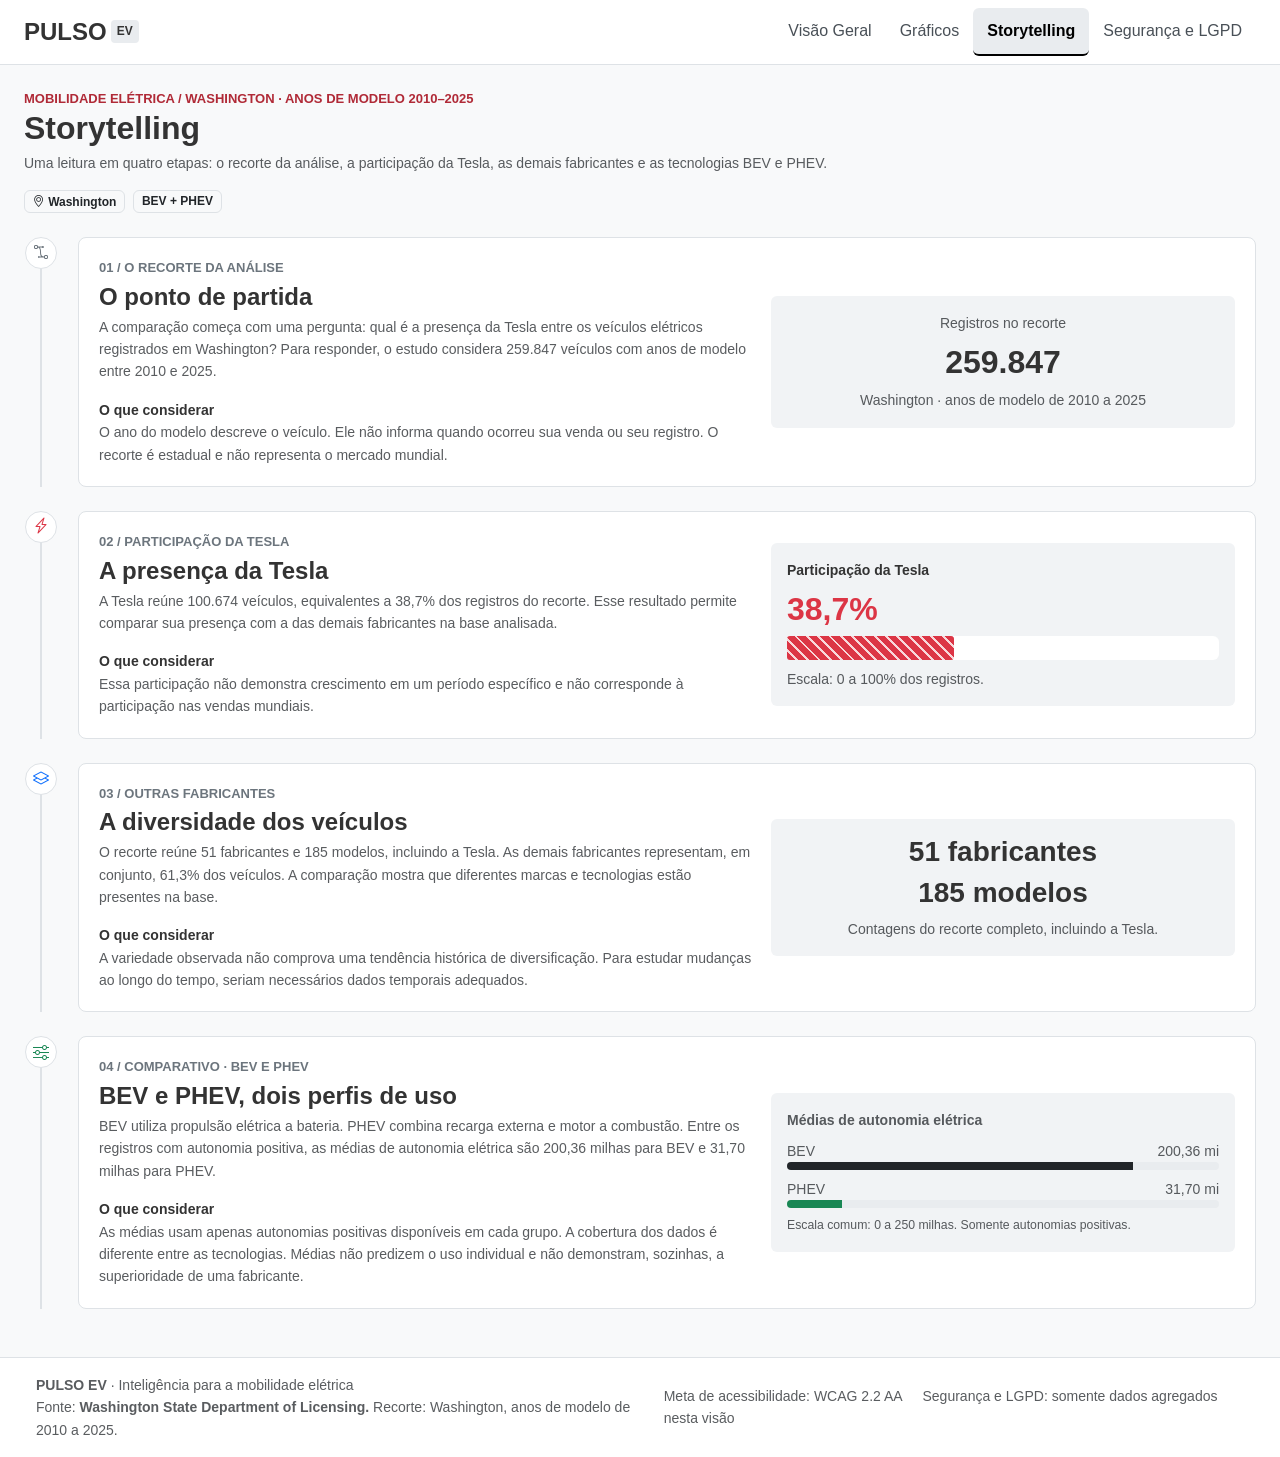
<file: storytelling.html>
<!DOCTYPE html>
<html lang="pt-BR">
<head>
  <meta charset="UTF-8">
  <meta name="viewport" content="width=device-width, initial-scale=1.0">
  <title>PULSO EV - Storytelling</title>
  <link href="https://cdn.jsdelivr.net/npm/bootstrap@5.3.2/dist/css/bootstrap.min.css" rel="stylesheet">
  <link href="https://cdn.jsdelivr.net/npm/bootstrap-icons@1.11.1/font/bootstrap-icons.css" rel="stylesheet">
  <link rel="stylesheet" href="styles.css">
</head>
<body class="d-flex flex-column min-vh-100">
  <a class="visually-hidden-focusable bg-white p-2" href="#conteudo">Pular para o conteúdo</a>

  <header class="bg-white border-bottom sticky-top">
    <div class="container-fluid px-4 py-2 d-flex flex-column flex-md-row justify-content-between align-items-center gap-2">
      <div class="navbar-brand d-flex align-items-center fs-4 m-0">
        <span>PULSO</span><span class="badge-ev">EV</span>
      </div>
      <nav aria-label="Menu principal">
        <ul class="nav nav-pills justify-content-center">
          <li class="nav-item">
            <a class="nav-link" href="index.html">Visão Geral</a>
          </li>
          <li class="nav-item">
            <a class="nav-link" href="graficos.html">Gráficos</a>
          </li>
          <li class="nav-item">
            <a class="nav-link active" href="storytelling.html" aria-current="page">Storytelling</a>
          </li>
          <li class="nav-item">
            <a class="nav-link" href="lgpd.html">Segurança e LGPD</a>
          </li>
        </ul>
      </nav>
    </div>
  </header>

  <main id="conteudo" class="container-fluid px-4 py-4 flex-grow-1" tabindex="-1" style="scroll-margin-top: 160px;">

        <div class="mb-4">
          <div class="page-subtitle">MOBILIDADE ELÉTRICA / WASHINGTON · ANOS DE MODELO 2010–2025</div>
          <h1 class="fw-bold h2 mb-1">Storytelling</h1>
          <p class="text-muted small">Uma leitura em quatro etapas: o recorte da análise, a participação da Tesla, as demais fabricantes e as tecnologias BEV e PHEV.</p>
          <div class="d-flex gap-2">
            <span class="badge bg-light text-dark border"><i class="bi bi-geo-alt" aria-hidden="true"></i> Washington</span>
            <span class="badge bg-light text-dark border">BEV + PHEV</span>
          </div>
        </div>

        <div class="ps-3">
          <div class="timeline-container mb-4">
            <div class="timeline-icon"><i class="bi bi-bezier2 text-secondary" aria-hidden="true"></i></div>
            <div class="custom-card ms-3">
              <div class="row align-items-center g-3">
                <div class="col-md-7">
                  <div class="section-tag">01 / O RECORTE DA ANÁLISE</div>
                  <h2 class="h4 fw-bold my-1">O ponto de partida</h2>
                  <p class="text-muted small">A comparação começa com uma pergunta: qual é a presença da Tesla entre os veículos elétricos registrados em Washington? Para responder, o estudo considera 259.847 veículos com anos de modelo entre 2010 e 2025.</p>
                  <div class="fw-bold small">O que considerar</div>
                  <p class="text-muted small mb-0">O ano do modelo descreve o veículo. Ele não informa quando ocorreu sua venda ou seu registro. O recorte é estadual e não representa o mercado mundial.</p>
                </div>
                <div class="col-md-5">
                  <div class="chart-bg-light p-3 text-center">
                    <p class="small text-muted mb-2">Registros no recorte</p>
                    <p class="h2 fw-bold mb-2">259.847</p>
                    <p class="small text-muted mb-0">Washington · anos de modelo de 2010 a 2025</p>
                  </div>
                </div>
              </div>
            </div>
          </div>

          <div class="timeline-container mb-4">
            <div class="timeline-icon"><i class="bi bi-lightning-charge text-danger" aria-hidden="true"></i></div>
            <div class="custom-card ms-3">
              <div class="row align-items-center g-3">
                <div class="col-md-7">
                  <div class="section-tag">02 / PARTICIPAÇÃO DA TESLA</div>
                  <h2 class="h4 fw-bold my-1">A presença da Tesla</h2>
                  <p class="text-muted small">A Tesla reúne 100.674 veículos, equivalentes a 38,7% dos registros do recorte. Esse resultado permite comparar sua presença com a das demais fabricantes na base analisada.</p>
                  <div class="fw-bold small">O que considerar</div>
                  <p class="text-muted small mb-0">Essa participação não demonstra crescimento em um período específico e não corresponde à participação nas vendas mundiais.</p>
                </div>
                <div class="col-md-5">
                  <div class="chart-bg-light p-3">
                    <p class="fw-bold small mb-2">Participação da Tesla</p>
                    <p class="h2 fw-bold text-danger mb-2">38,7%</p>
                    <div class="bg-white rounded" aria-hidden="true"><div class="hatch-bar" style="width: 38.7%;"></div></div>
                    <p class="small text-muted mt-2 mb-0">Escala: 0 a 100% dos registros.</p>
                  </div>
                </div>
              </div>
            </div>
          </div>

          <div class="timeline-container mb-4">
            <div class="timeline-icon"><i class="bi bi-layers text-primary" aria-hidden="true"></i></div>
            <div class="custom-card ms-3">
              <div class="row align-items-center g-3">
                <div class="col-md-7">
                  <div class="section-tag">03 / OUTRAS FABRICANTES</div>
                  <h2 class="h4 fw-bold my-1">A diversidade dos veículos</h2>
                  <p class="text-muted small">O recorte reúne 51 fabricantes e 185 modelos, incluindo a Tesla. As demais fabricantes representam, em conjunto, 61,3% dos veículos. A comparação mostra que diferentes marcas e tecnologias estão presentes na base.</p>
                  <div class="fw-bold small">O que considerar</div>
                  <p class="text-muted small mb-0">A variedade observada não comprova uma tendência histórica de diversificação. Para estudar mudanças ao longo do tempo, seriam necessários dados temporais adequados.</p>
                </div>
                <div class="col-md-5">
                  <div class="chart-bg-light p-3 text-center">
                    <p class="h3 fw-bold mb-2">51 fabricantes</p>
                    <p class="h3 fw-bold mb-2">185 modelos</p>
                    <p class="small text-muted mb-0">Contagens do recorte completo, incluindo a Tesla.</p>
                  </div>
                </div>
              </div>
            </div>
          </div>

          <div class="timeline-container mb-4">
            <div class="timeline-icon"><i class="bi bi-sliders text-success" aria-hidden="true"></i></div>
            <div class="custom-card ms-3">
              <div class="row align-items-center g-3">
                <div class="col-md-7">
                  <div class="section-tag">04 / COMPARATIVO · BEV E PHEV</div>
                  <h2 class="h4 fw-bold my-1">BEV e PHEV, dois perfis de uso</h2>
                  <p class="text-muted small">BEV utiliza propulsão elétrica a bateria. PHEV combina recarga externa e motor a combustão. Entre os registros com autonomia positiva, as médias de autonomia elétrica são 200,36 milhas para BEV e 31,70 milhas para PHEV.</p>
                  <div class="fw-bold small">O que considerar</div>
                  <p class="text-muted small mb-0">As médias usam apenas autonomias positivas disponíveis em cada grupo. A cobertura dos dados é diferente entre as tecnologias. Médias não predizem o uso individual e não demonstram, sozinhas, a superioridade de uma fabricante.</p>
                </div>
                <div class="col-md-5">
                  <div class="chart-bg-light p-3 text-muted small">
                    <div class="fw-bold mb-2">Médias de autonomia elétrica</div>
                    <div class="mb-2">
                      <div class="d-flex justify-content-between"><span>BEV</span><span>200,36 mi</span></div>
                      <div class="progress" style="height: 8px;" aria-hidden="true"><div class="progress-bar bg-dark" style="width: 80.14%;"></div></div>
                    </div>
                    <div>
                      <div class="d-flex justify-content-between"><span>PHEV</span><span>31,70 mi</span></div>
                      <div class="progress" style="height: 8px;" aria-hidden="true"><div class="progress-bar bg-success" style="width: 12.68%;"></div></div>
                    </div>
                    <p class="small text-muted mt-2 mb-0">Escala comum: 0 a 250 milhas. Somente autonomias positivas.</p>
                  </div>
                </div>
              </div>
            </div>
          </div>
        </div>

  </main>

  <footer class="bg-white border-top py-3 px-4 mt-auto">
    <div class="container-fluid d-flex flex-column flex-md-row justify-content-between align-items-center small text-muted">
      <div>
        <strong>PULSO EV</strong> · Inteligência para a mobilidade elétrica <br>
        <span>Fonte: <strong>Washington State Department of Licensing.</strong> Recorte: Washington, anos de modelo de 2010 a 2025.</span>
      </div>
      <div class="mt-2 mt-md-0">
        <span class="me-3">Meta de acessibilidade: WCAG 2.2 AA</span>
        <span>Segurança e LGPD: somente dados agregados nesta visão</span>
      </div>
    </div>
  </footer>

</body>
</html>
</file>
<file: styles.css>
/* geral */
body {
  background-color: #f8f9fa;
  font-family: Arial, sans-serif;
  color: #333;
  line-height: 1.6;
}

/* logo e menu */
.navbar-brand span {
  font-weight: bold;
}

.badge-ev {
  background-color: #e9ecef;
  font-size: 12px;
  padding: 2px 6px;
  border-radius: 4px;
  margin-left: 4px;
}

.nav-pills .nav-link {
  color: #495057;
  padding: 10px 14px;
}

.nav-pills .nav-link.active {
  background-color: #e9ecef;
  color: #000;
  font-weight: bold;
  border-bottom: 2px solid #000;
}

a:focus-visible,
summary:focus-visible,
[tabindex]:focus-visible {
  outline: 3px solid #0056b3;
  outline-offset: 3px;
}

.page-subtitle,
.section-tag {
  font-size: 13px;
  font-weight: bold;
}

.page-subtitle {
  color: #b02a37;
}

.section-tag {
  color: #6c757d;
}

/* painels */
.custom-card {
  background-color: white;
  border: 1px solid #dee2e6;
  border-radius: 8px;
  padding: 20px;
}

.chart-bg-light {
  background-color: #f1f3f5;
  border-radius: 6px;
}

/* barras indicadores */
.hatch-bar,
.solid-red-bar {
  height: 24px;
  border-radius: 3px;
}

.solid-red-bar {
  background-color: #dc3545;
}

.hatch-bar {
  background: repeating-linear-gradient(
    45deg,
    #dc3545 0px,
    #dc3545 6px,
    #f8d7da 6px,
    #f8d7da 8px
  );
}

/* storyteling */
.timeline-container {
  position: relative;
  border-left: 2px solid #dee2e6;
  padding-left: 20px;
}

.timeline-icon {
  position: absolute;
  left: -17px;
  width: 32px;
  height: 32px;
  background-color: white;
  border: 1px solid #dee2e6;
  border-radius: 50%;
  display: flex;
  align-items: center;
  justify-content: center;
}

/* niveis risco */
.badge-risk-medio {
  background-color: #e9ecef;
  color: #495057;
}

.badge-risk-critico {
  background-color: #f8d7da;
  color: #721c24;
}

.badge-risk-alto {
  background-color: #fff3cd;
  color: #856404;
}

.badge-risk-baixo {
  background-color: #d1e7dd;
  color: #0f5132;
}

/* ajustes celular */
@media (max-width: 600px) {
  .custom-card {
    padding: 15px;
  }

  .nav-pills .nav-link {
    padding: 10px;
  }
}
</file>
